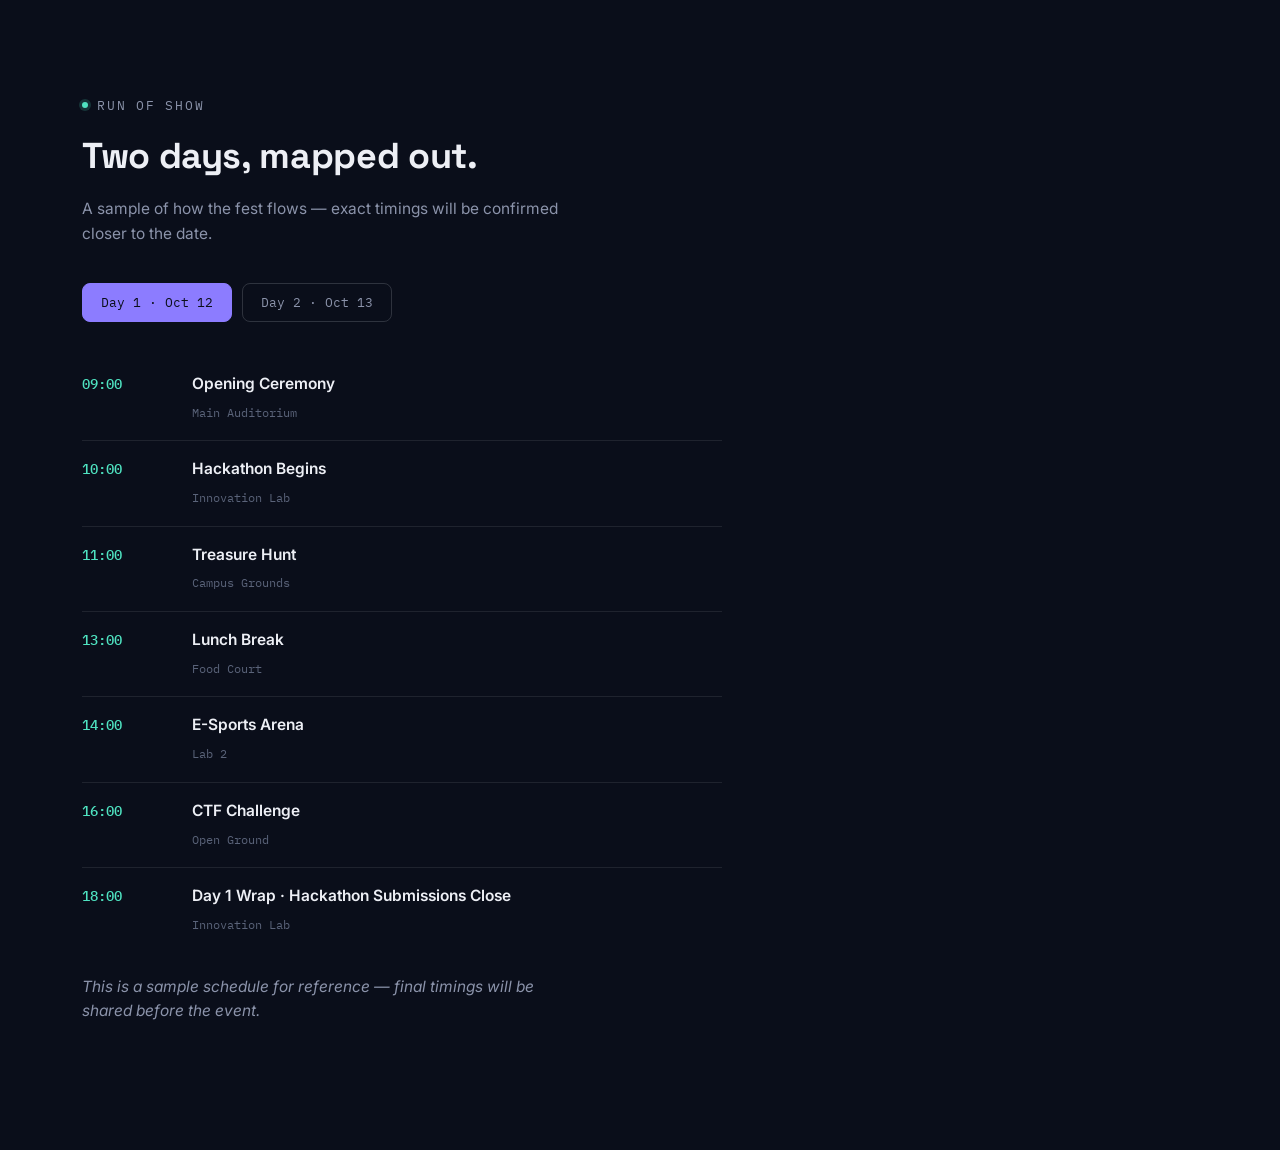
<file: schedule.html>
<!DOCTYPE html>
<html lang="en">
<head>
<meta charset="UTF-8">
<meta name="viewport" content="width=device-width, initial-scale=1.0">
<title>Schedule Section</title>
<link href="https://fonts.googleapis.com/css2?family=Space+Grotesk:wght@600;700&family=Inter:wght@400;500;600&family=IBM+Plex+Mono:wght@400;500&display=swap" rel="stylesheet">
<style>
  :root{
    --ink:#0a0e1a;
    --line:rgba(237,239,245,0.09);
    --line-strong:rgba(237,239,245,0.16);
    --amber:#ffb648;
    --mint:#4fe3c1;
    --violet:#8c7cff;
    --text:#edeff5;
    --muted:#8b93aa;
    --faint:#5a6379;
  }
  *{margin:0; padding:0; box-sizing:border-box;}
  body{
    background:var(--ink);
    color:var(--text);
    font-family:'Inter', sans-serif;
    line-height:1.6;
    padding:90px 24px;
  }
  .wrap{max-width:1180px; margin:0 auto; padding:0 32px;}

  .eyebrow{
    font-family:'IBM Plex Mono', monospace;
    font-size:12.5px;
    letter-spacing:0.14em;
    text-transform:uppercase;
    color:var(--muted);
    display:inline-flex;
    align-items:center;
    gap:9px;
  }
  .eyebrow .dot{
    width:6px; height:6px; border-radius:50%;
    background:var(--mint);
    box-shadow:0 0 0 3px rgba(79,227,193,0.18);
  }

  #schedule h2{
    font-family:'Space Grotesk', sans-serif;
    font-weight:700;
    letter-spacing:-0.01em;
    margin-top:12px;
    margin-bottom:12px;
    font-size:clamp(26px,3.4vw,36px);
  }
  #schedule > .wrap > p{
    color:var(--muted);
    font-size:15.5px;
    max-width:480px;
    margin-bottom:36px;
  }

  /* day tabs */
  .day-tabs{display:flex; gap:10px; margin-bottom:34px;}
  .day-tab{
    font-family:'IBM Plex Mono', monospace;
    font-size:13px;
    padding:10px 18px;
    border:1px solid var(--line-strong);
    border-radius:8px;
    color:var(--muted);
    background:transparent;
    cursor:pointer;
    transition:background .2s ease, color .2s ease, border-color .2s ease;
  }
  .day-tab:hover{color:var(--text);}
  .day-tab.active{background:var(--violet); color:#0a0e1a; border-color:var(--violet);}

  /* timeline */
  .timeline{max-width:640px;}
  .t-row{
    display:grid;
    grid-template-columns:90px 1fr;
    gap:20px;
    padding:16px 0;
    border-bottom:1px solid var(--line);
  }
  .t-row:last-child{border-bottom:none;}
  .t-time{
    font-family:'IBM Plex Mono', monospace;
    color:var(--mint);
    font-size:14px;
    font-weight:500;
    padding-top:1px;
  }
  .t-body h4{
    font-size:15.5px;
    font-weight:600;
    margin-bottom:2px;
  }
  .t-body span{
    font-family:'IBM Plex Mono', monospace;
    font-size:12px;
    color:var(--faint);
  }

  .sample-note{
    font-size:12.5px;
    color:var(--faint);
    font-style:italic;
    margin-top:22px;
    max-width:640px;
  }

  /* simple fade-up */
  .reveal{
    opacity:0;
    transform:translateY(20px);
    transition:opacity .6s ease, transform .6s ease;
  }
  .reveal.in{opacity:1; transform:translateY(0);}
</style>
</head>
<body>

<section id="schedule">
  <div class="wrap">
    <span class="eyebrow reveal"><span class="dot"></span>Run of Show</span>
    <h2 class="reveal">Two days, mapped out.</h2>
    <p class="reveal">A sample of how the fest flows — exact timings will be confirmed closer to the date.</p>

    <div class="day-tabs reveal">
      <button class="day-tab active" data-day="1">Day 1 · Oct 12</button>
      <button class="day-tab" data-day="2">Day 2 · Oct 13</button>
    </div>

    <div class="timeline reveal" id="timeline"></div>

    <p class="sample-note reveal">This is a sample schedule for reference — final timings will be shared before the event.</p>
  </div>
</section>

<script>
  const schedule = {
    1: [
      { t: '09:00', title: 'Opening Ceremony', v: 'Main Auditorium' },
      { t: '10:00', title: 'Hackathon Begins', v: 'Innovation Lab' },
      { t: '11:00', title: 'Treasure Hunt', v: 'Campus Grounds' },
      { t: '13:00', title: 'Lunch Break', v: 'Food Court' },
      { t: '14:00', title: 'E-Sports Arena', v: 'Lab 2' },
      { t: '16:00', title: 'CTF Challenge', v: 'Open Ground' },
      { t: '18:00', title: 'Day 1 Wrap · Hackathon Submissions Close', v: 'Innovation Lab' }
    ],
    2: [
      { t: '09:30', title: 'Workshop Sessions', v: 'Seminar Hall' },
      { t: '12:00', title: 'Judging & Deliberation', v: 'Innovation Lab' },
      { t: '13:00', title: 'Winner Announcements', v: 'Main Auditorium' },
      { t: '14:00', title: 'Closing Ceremony', v: 'Main Auditorium' }
    ]
  };

  const timeline = document.getElementById('timeline');
  function renderDay(day) {
    timeline.innerHTML = schedule[day].map(row => `
      <div class="t-row">
        <div class="t-time">${row.t}</div>
        <div class="t-body">
          <h4>${row.title}</h4>
          <span>${row.v}</span>
        </div>
      </div>
    `).join('');
  }
  renderDay(1);

  document.querySelectorAll('.day-tab').forEach(tab => {
    tab.addEventListener('click', () => {
      document.querySelectorAll('.day-tab').forEach(t => t.classList.remove('active'));
      tab.classList.add('active');
      renderDay(tab.dataset.day);
    });
  });

  const observer = new IntersectionObserver((entries) => {
    entries.forEach((entry) => {
      if (entry.isIntersecting) {
        entry.target.classList.add('in');
        observer.unobserve(entry.target);
      }
    });
  }, { threshold: 0.12 });

  document.querySelectorAll('.reveal').forEach((el) => observer.observe(el));
</script>

</body>
</html>
</file>
